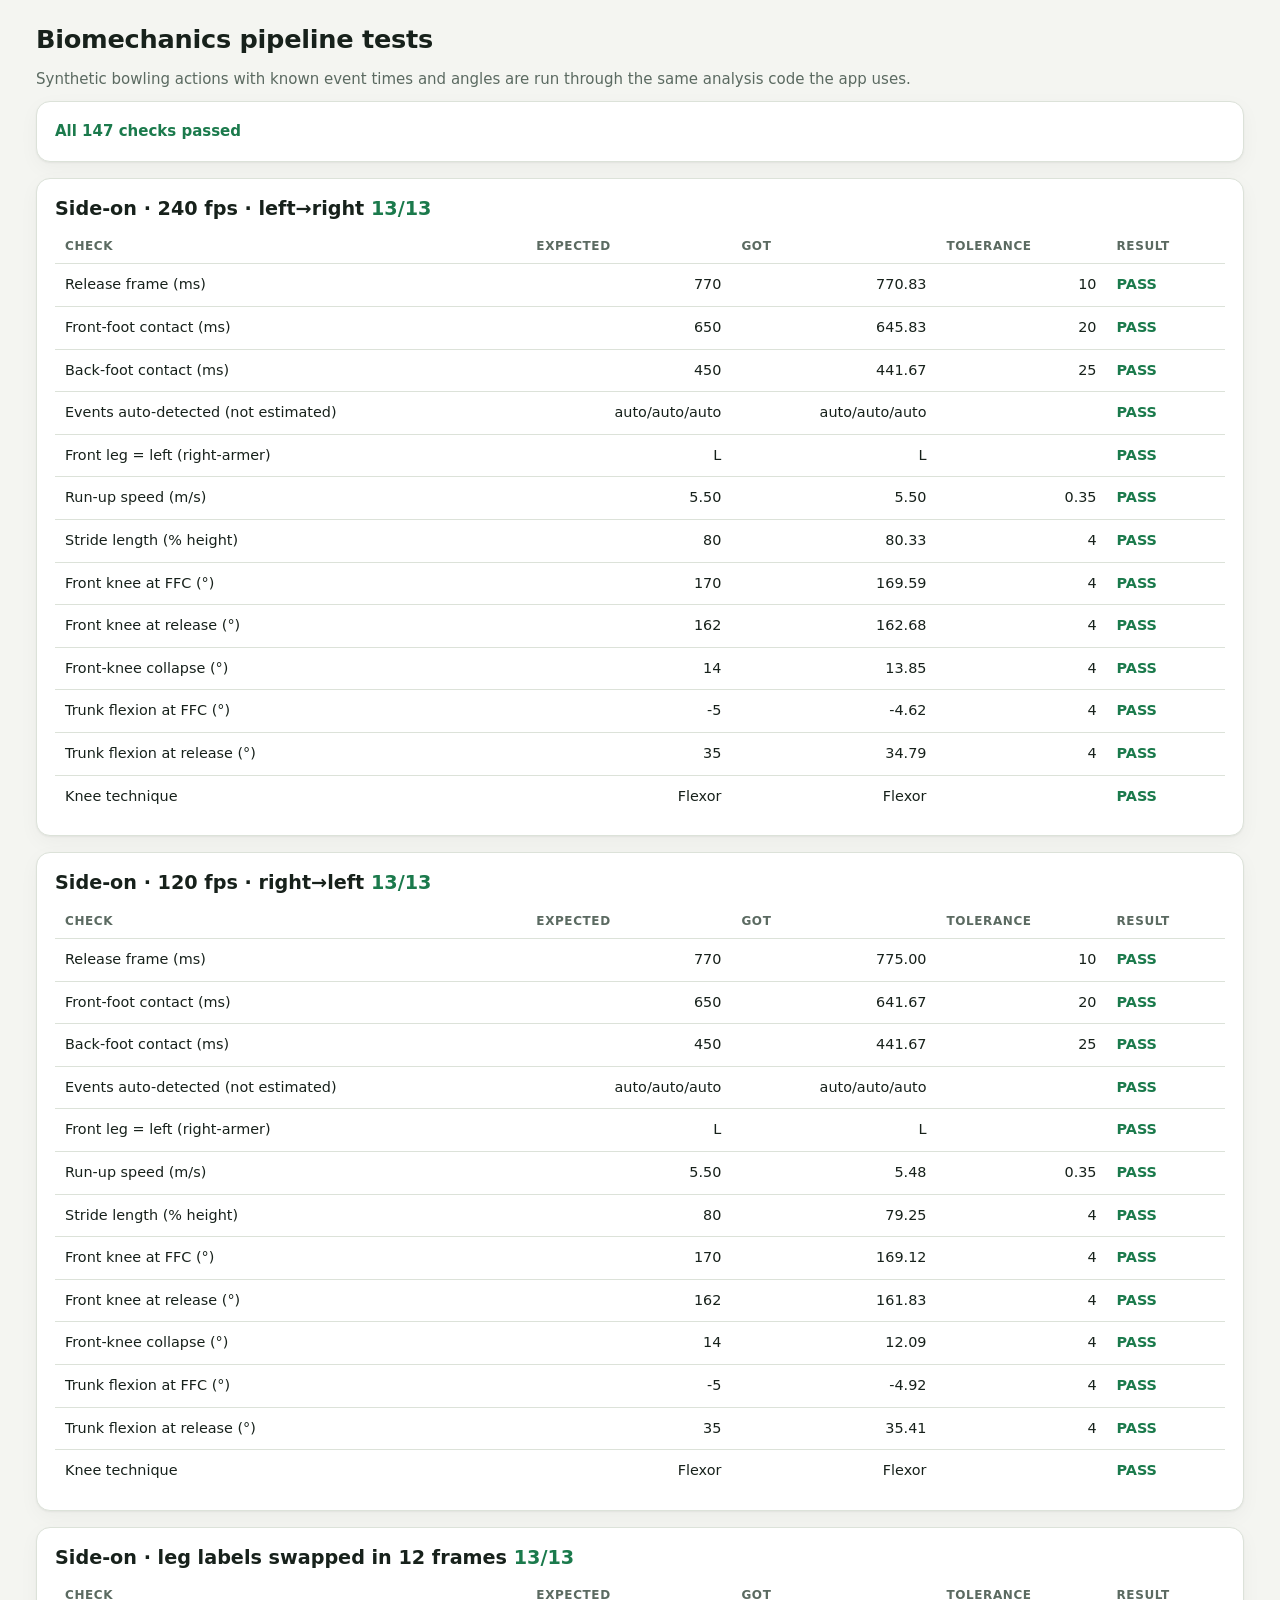
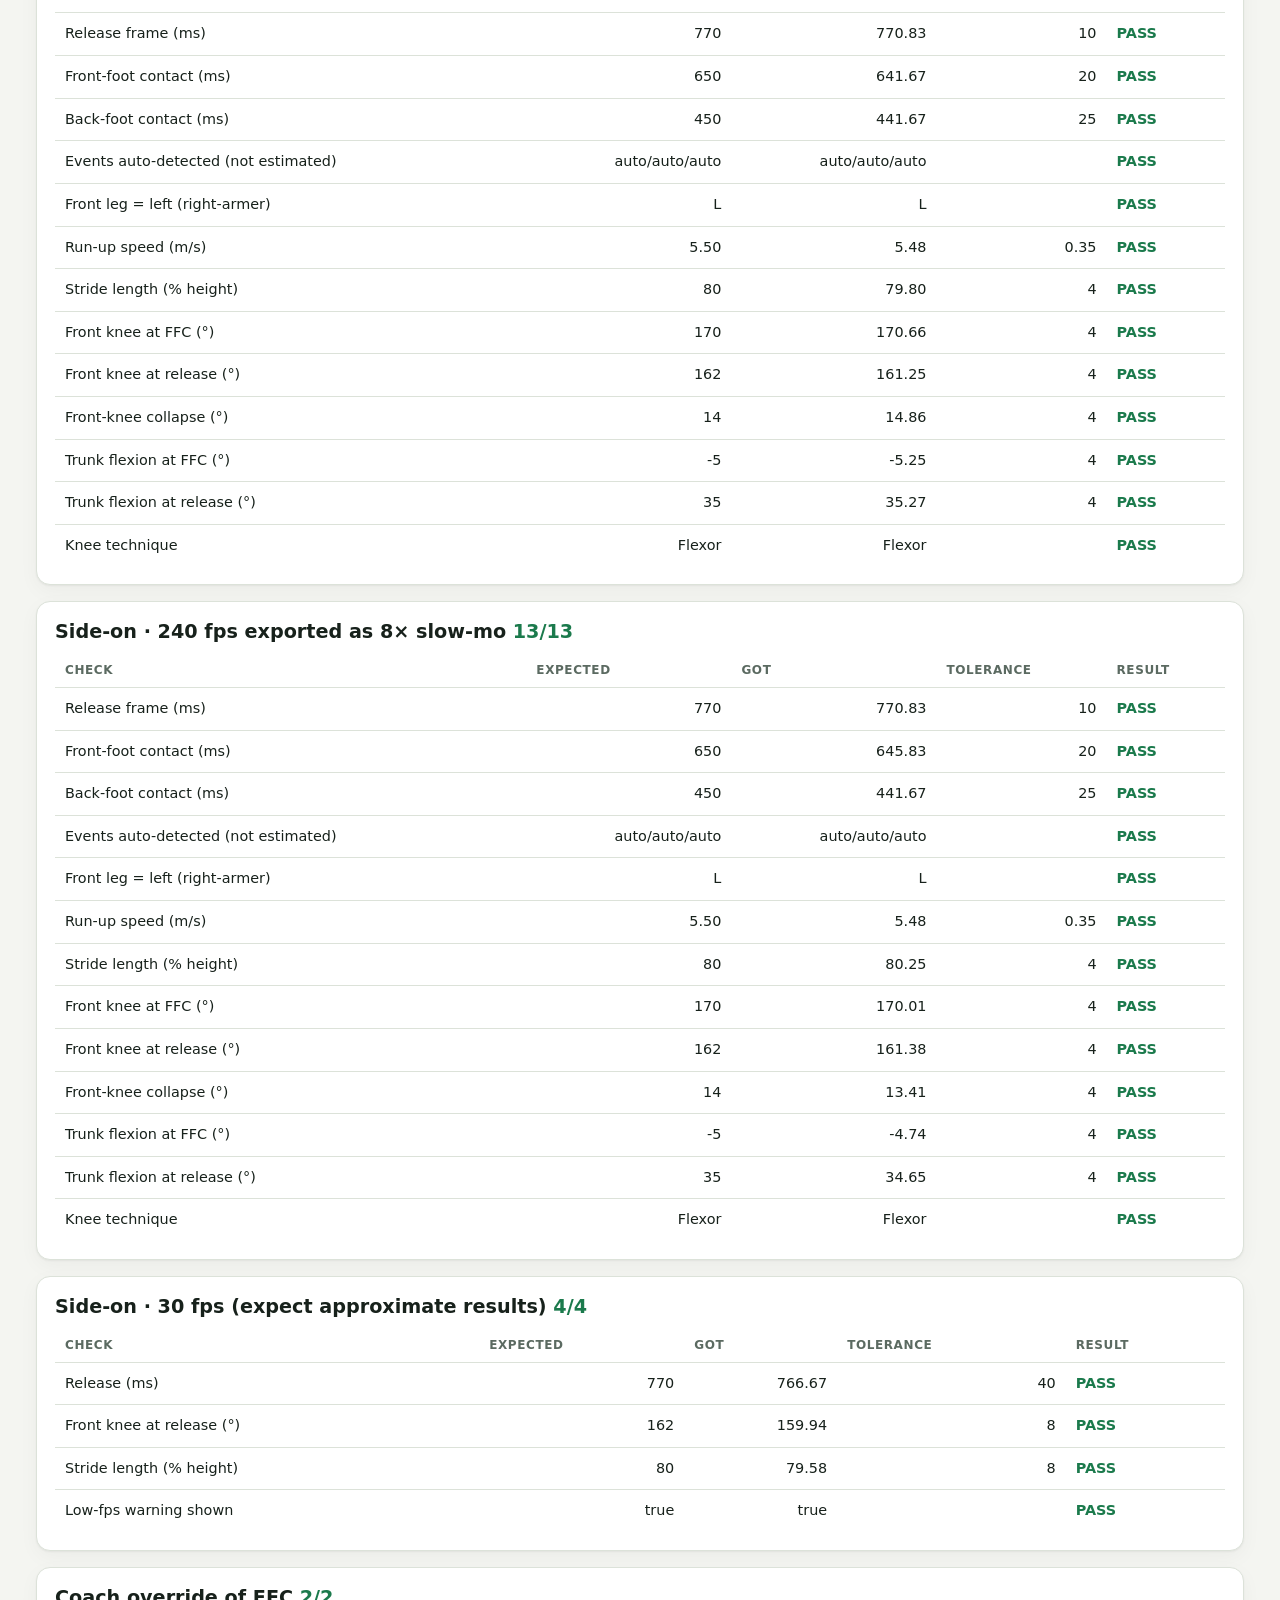
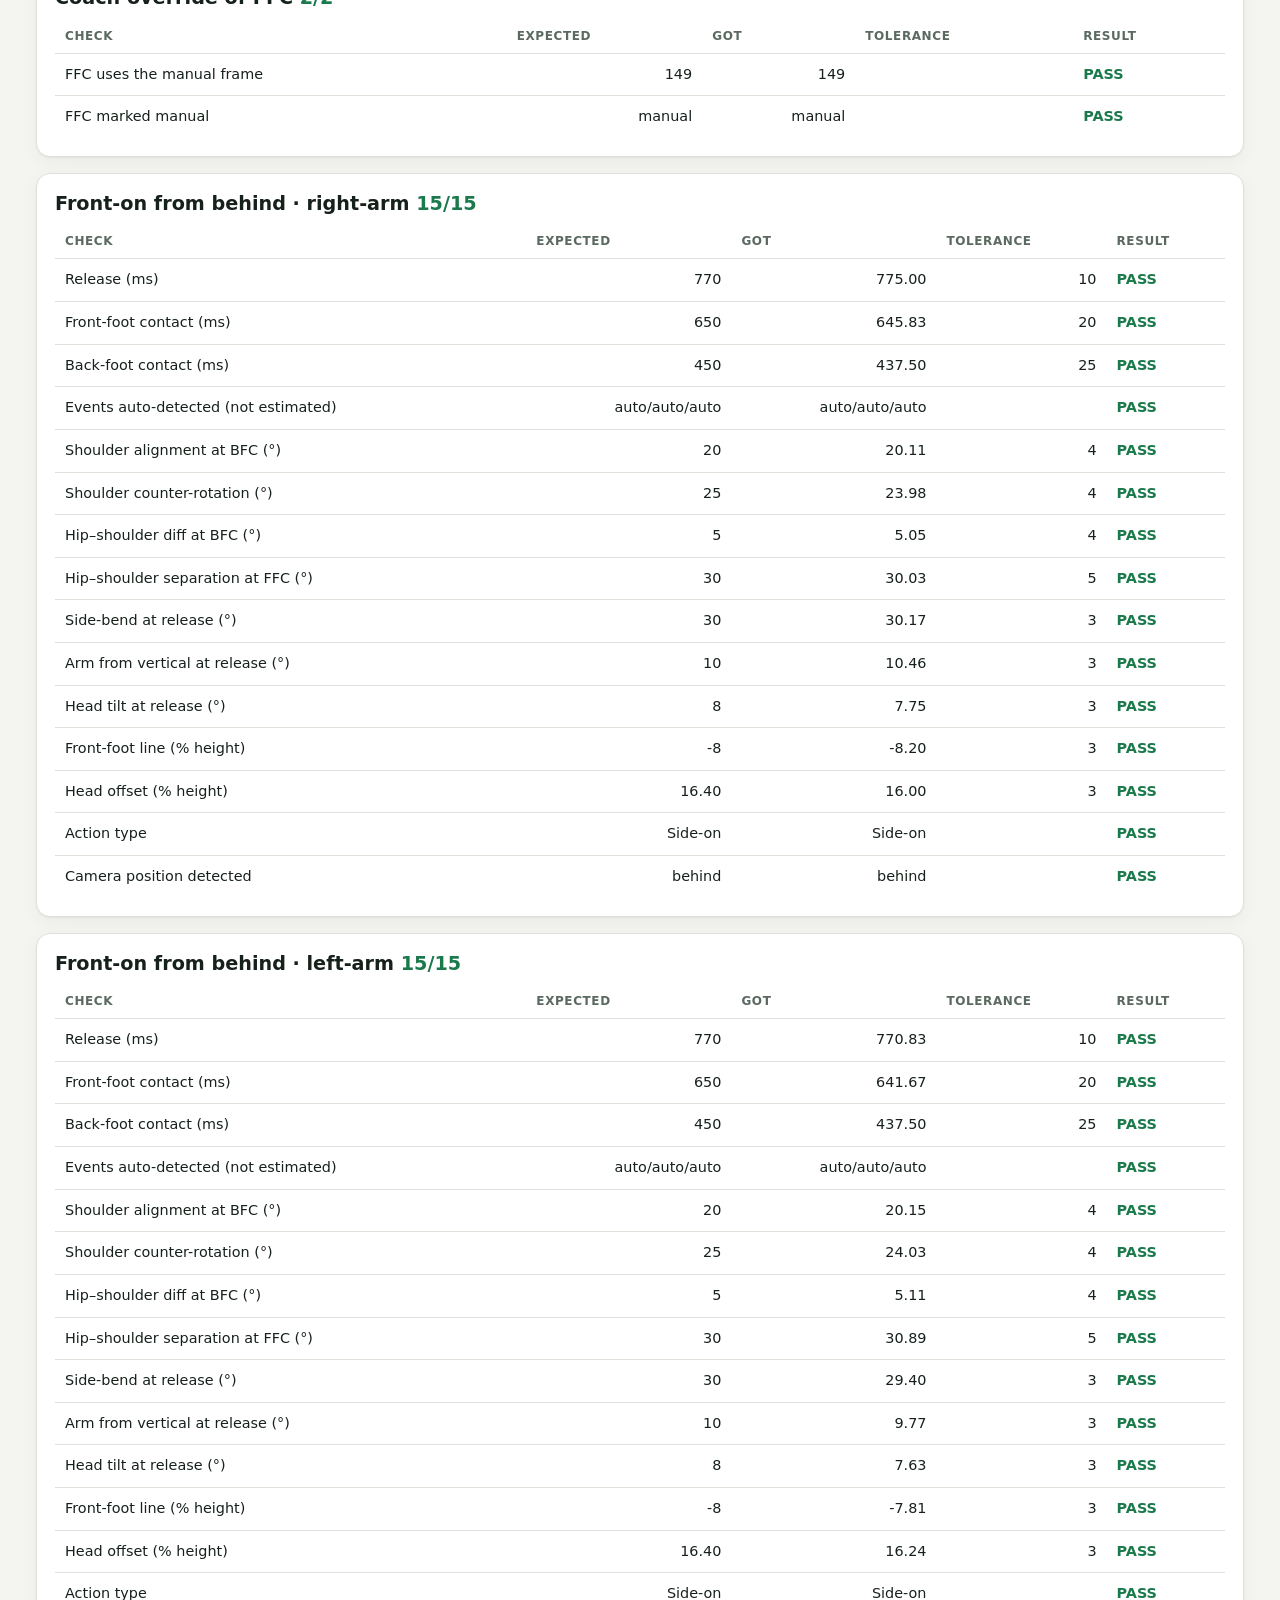
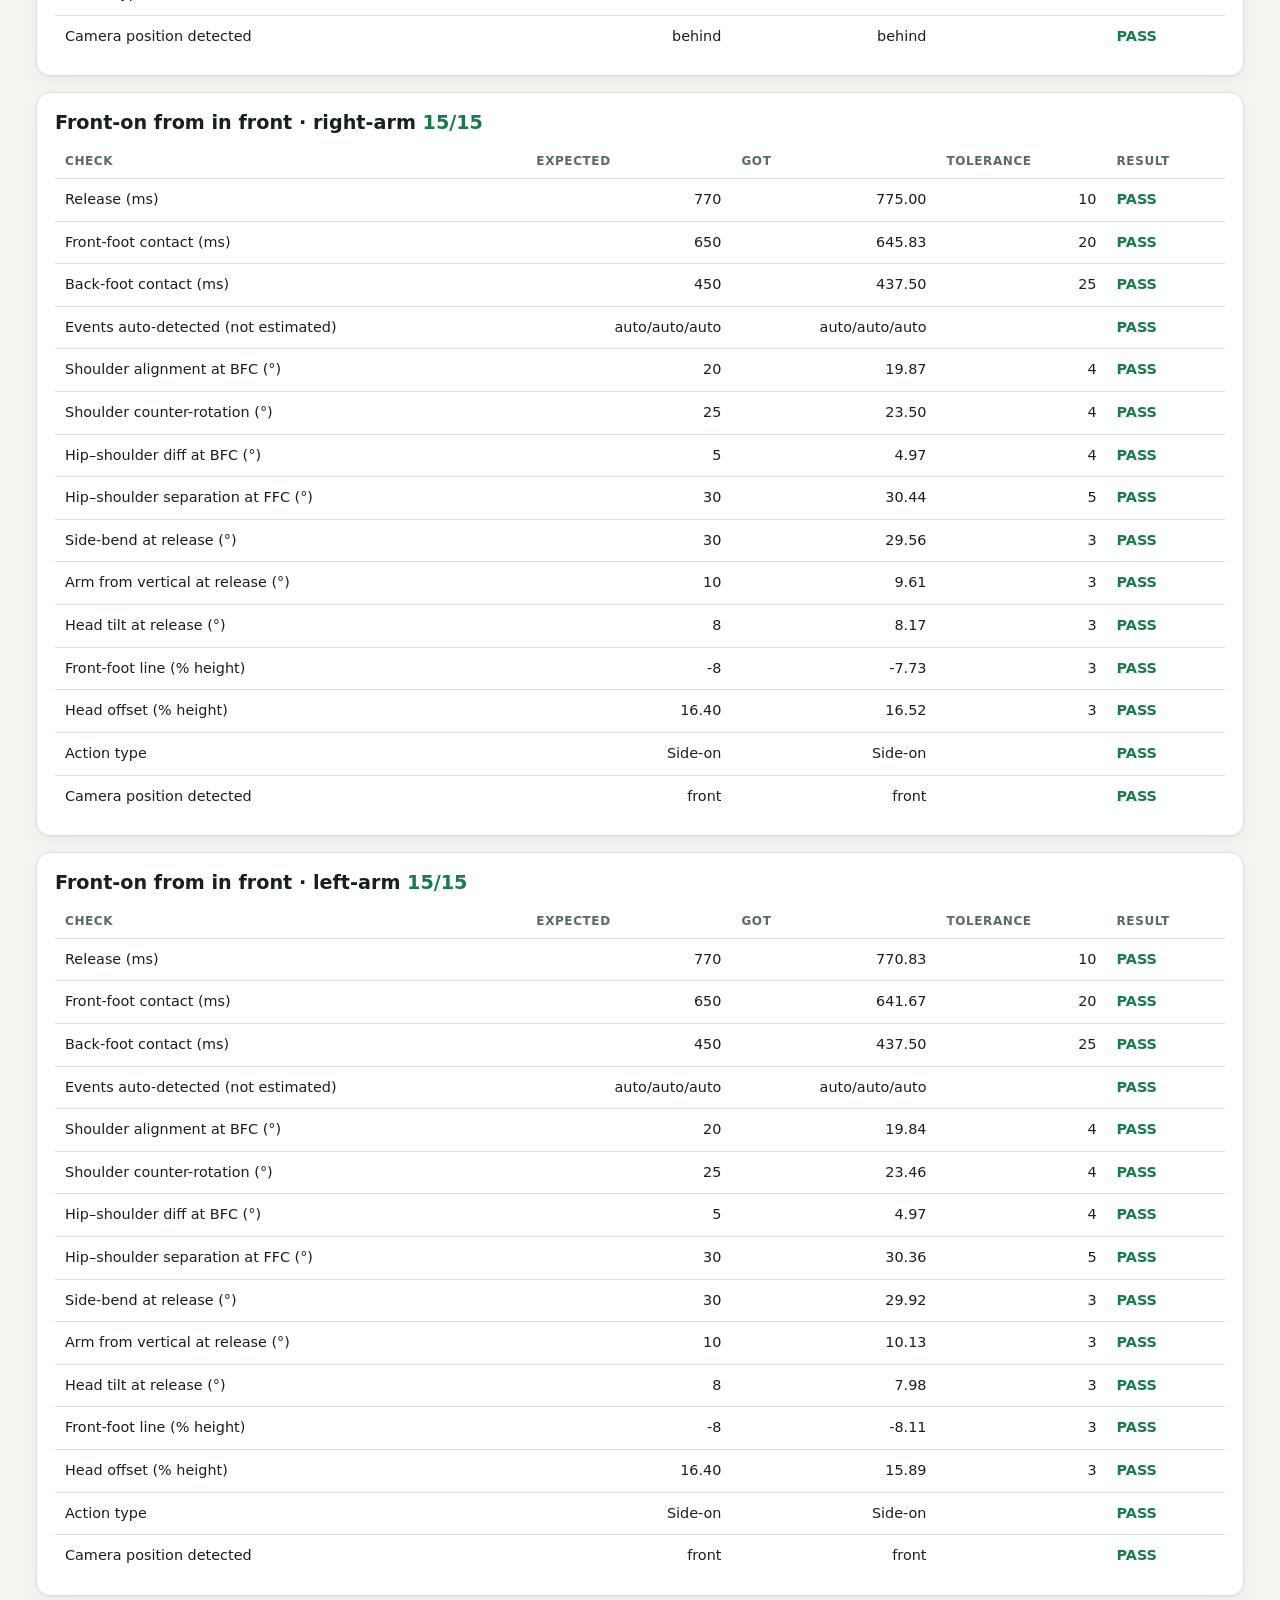
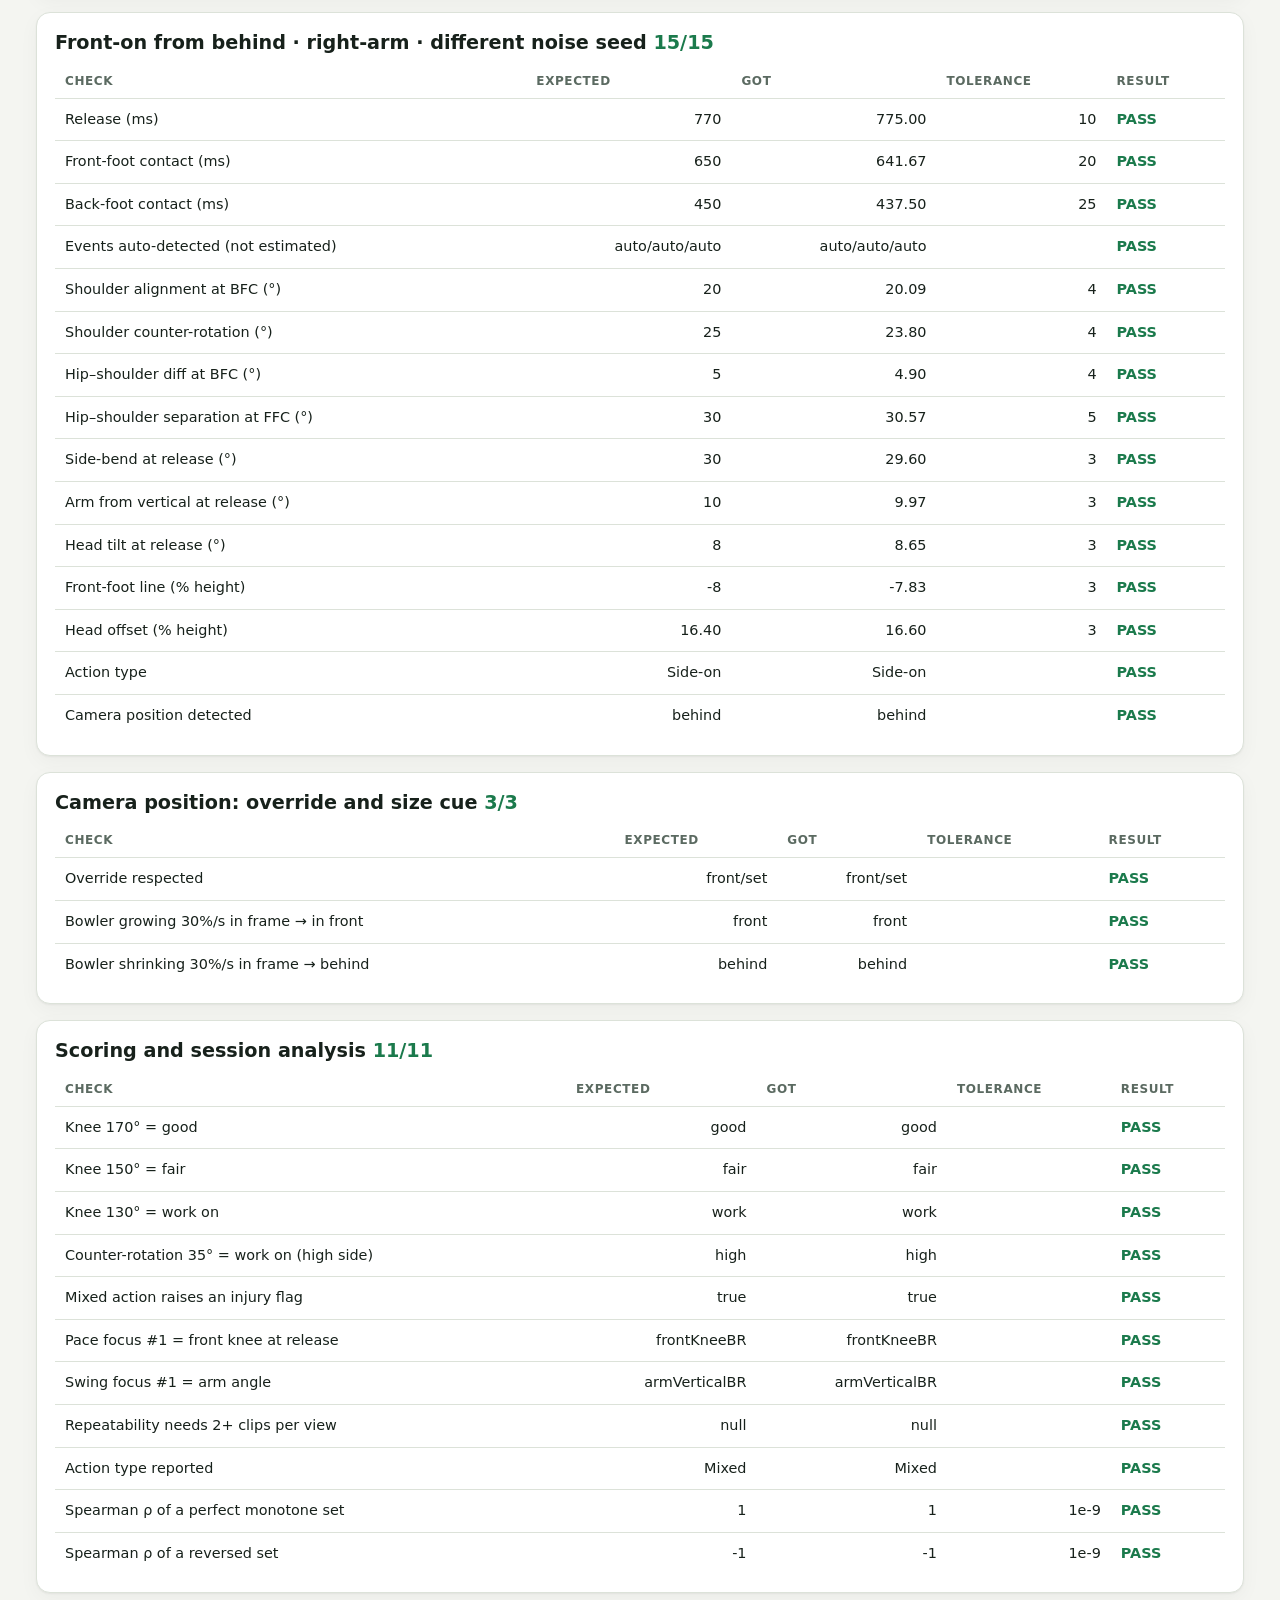
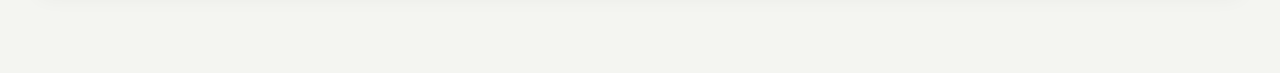
<file: tests/index.html>
<!doctype html>
<html lang="en">
<head>
  <meta charset="utf-8">
  <meta name="viewport" content="width=device-width, initial-scale=1">
  <title>Biomechanics Tests</title>
  <link rel="stylesheet" href="../css/styles.css">
  <style>
    .pass { color: var(--good); font-weight: 700; }
    .fail { color: var(--work); font-weight: 700; }
  </style>
</head>
<body>
  <main class="container">
    <h1>Biomechanics pipeline tests</h1>
    <p class="muted">Synthetic bowling actions with known event times and angles are run through the same analysis code the app uses.</p>
    <div id="summary" class="card" style="margin-bottom:16px">Running…</div>
    <div id="out" class="stack"></div>
  </main>
  <script type="module" src="run.js"></script>
</body>
</html>
</file>
<file: css/styles.css>
/* Delivery Lab — styles */
:root {
  --bg: #f4f5f1;
  --surface: #ffffff;
  --surface-2: #eef1ea;
  --text: #17211b;
  --muted: #5b6a61;
  --border: #dce2d9;
  --accent: #1b7a4c;
  --accent-strong: #135c39;
  --accent-ink: #ffffff;
  --accent-soft: #e2f1e8;
  --good: #1b7a4c;
  --good-soft: #e2f1e8;
  --fair: #9a630c;
  --fair-soft: #fbf0dc;
  --work: #b3362b;
  --work-soft: #fae6e3;
  --info: #2f5fb3;
  --info-soft: #e5edfa;
  --ev-bfc: #5b7cfa;
  --ev-ffc: #14a89a;
  --ev-br: #f07b2b;
  --mocap-bg: #0d1311;
  --radius: 14px;
  --radius-sm: 9px;
  --shadow: 0 1px 2px rgb(0 0 0 / 0.05), 0 6px 20px rgb(0 0 0 / 0.04);
  --font: ui-sans-serif, system-ui, -apple-system, "Segoe UI", Roboto, sans-serif;
  --mono: ui-monospace, "SF Mono", Menlo, monospace;
  color-scheme: light;
}

@media (prefers-color-scheme: dark) {
  :root:not([data-theme="light"]) {
    --bg: #0e1210;
    --surface: #161b18;
    --surface-2: #1d241f;
    --text: #e6ebe7;
    --muted: #98a69d;
    --border: #2a332d;
    --accent: #43b57d;
    --accent-strong: #63cb95;
    --accent-ink: #05130b;
    --accent-soft: #173123;
    --good: #4cc085;
    --good-soft: #163222;
    --fair: #e2a643;
    --fair-soft: #32270e;
    --work: #ef6d60;
    --work-soft: #3a1b18;
    --info: #7da7f0;
    --info-soft: #17233a;
    --shadow: none;
    color-scheme: dark;
  }
}

* { box-sizing: border-box; }
html, body { margin: 0; }
body {
  font-family: var(--font);
  background: var(--bg);
  color: var(--text);
  line-height: 1.5;
  font-size: 15px;
  -webkit-font-smoothing: antialiased;
}
a { color: var(--accent); }
h1, h2, h3, h4 { line-height: 1.2; margin: 0 0 0.5em; }
h1 { font-size: 1.6rem; letter-spacing: -0.01em; }
h2 { font-size: 1.2rem; }
h3 { font-size: 1.02rem; }
p { margin: 0 0 0.75em; }
small, .muted { color: var(--muted); }
.mono { font-family: var(--mono); }
hr { border: 0; border-top: 1px solid var(--border); margin: 1.25rem 0; }

/* ---------- Top bar ---------- */
.topbar {
  position: sticky; top: 0; z-index: 20;
  background: color-mix(in srgb, var(--surface) 92%, transparent);
  backdrop-filter: blur(8px);
  border-bottom: 1px solid var(--border);
}
.topbar-inner {
  max-width: 1240px; margin: 0 auto; padding: 0 16px;
  display: flex; align-items: center; gap: 24px; min-height: 58px; flex-wrap: wrap;
}
.brand { display: flex; align-items: center; gap: 10px; font-weight: 700; font-size: 1.08rem; color: var(--text); text-decoration: none; }
.brand-ball {
  width: 20px; height: 20px; border-radius: 50%;
  background: radial-gradient(circle at 35% 30%, #e0574c, #a3241b 70%);
  box-shadow: inset 0 0 0 1px rgb(0 0 0 / 0.15);
  position: relative;
}
.brand-ball::after { content: ""; position: absolute; inset: 2px 8.5px; border-left: 1.5px dashed rgb(255 255 255 / 0.75); border-right: 1.5px dashed rgb(255 255 255 / 0.75); }
.nav { display: flex; gap: 4px; flex-wrap: wrap; }
.nav a { color: var(--muted); text-decoration: none; padding: 7px 11px; border-radius: 8px; font-weight: 500; font-size: 0.93rem; }
.nav a:hover { background: var(--surface-2); color: var(--text); }
.nav a.active { background: var(--accent-soft); color: var(--accent-strong); }

@media (max-width: 640px) {
  .topbar-inner { gap: 4px 12px; padding-top: 8px; }
  .nav { flex-wrap: nowrap; overflow-x: auto; width: 100%; padding-bottom: 6px; scrollbar-width: none; }
  .nav a { white-space: nowrap; }
}

.container { max-width: 1240px; margin: 0 auto; padding: 24px 16px 80px; outline: none; }

/* ---------- Layout ---------- */
.page-head { display: flex; align-items: flex-end; justify-content: space-between; gap: 16px; flex-wrap: wrap; margin-bottom: 20px; }
.page-head h1 { margin: 0; }
.page-head .sub { color: var(--muted); margin-top: 4px; }
.crumbs { font-size: 0.85rem; color: var(--muted); margin-bottom: 6px; }
.crumbs a { color: var(--muted); text-decoration: none; }
.crumbs a:hover { color: var(--accent); }
.row { display: flex; gap: 10px; align-items: center; flex-wrap: wrap; }
.spacer { flex: 1; }
.grid { display: grid; gap: 16px; }
.grid-2 { grid-template-columns: repeat(2, minmax(0, 1fr)); }
.grid-3 { grid-template-columns: repeat(3, minmax(0, 1fr)); }
.grid-4 { grid-template-columns: repeat(4, minmax(0, 1fr)); }
@media (max-width: 900px) { .grid-3, .grid-4 { grid-template-columns: repeat(2, minmax(0, 1fr)); } }
@media (max-width: 640px) { .grid-2, .grid-3, .grid-4 { grid-template-columns: 1fr; } }
.stack > * + * { margin-top: 16px; }

.card {
  background: var(--surface); border: 1px solid var(--border);
  border-radius: var(--radius); padding: 18px; box-shadow: var(--shadow);
  min-width: 0;
}
.card-head { display: flex; align-items: center; gap: 10px; justify-content: space-between; margin-bottom: 12px; flex-wrap: wrap; }
.card-head h2, .card-head h3 { margin: 0; }
.card.flat { box-shadow: none; }
.card.tight { padding: 14px; }
.section-title { font-size: 0.78rem; text-transform: uppercase; letter-spacing: 0.06em; color: var(--muted); font-weight: 600; margin: 0 0 8px; }

.stat { display: flex; flex-direction: column; gap: 2px; }
.stat .value { font-size: 1.7rem; font-weight: 700; letter-spacing: -0.02em; font-variant-numeric: tabular-nums; }
.stat .label { color: var(--muted); font-size: 0.85rem; }

/* ---------- Buttons & inputs ---------- */
.btn {
  display: inline-flex; align-items: center; justify-content: center; gap: 6px;
  font: inherit; font-weight: 600; font-size: 0.92rem;
  padding: 8px 14px; border-radius: 9px; border: 1px solid var(--border);
  background: var(--surface); color: var(--text); cursor: pointer; text-decoration: none;
  white-space: nowrap; min-height: 38px;
}
.btn:hover { background: var(--surface-2); }
.btn:disabled { opacity: 0.55; cursor: not-allowed; }
.btn-primary { background: var(--accent); border-color: var(--accent); color: var(--accent-ink); }
.btn-primary:hover { background: var(--accent-strong); border-color: var(--accent-strong); }
.btn-danger { background: var(--work); border-color: var(--work); color: #fff; }
.btn-danger:hover { filter: brightness(0.93); background: var(--work); }
.btn-ghost { background: transparent; border-color: transparent; }
.btn-ghost:hover { background: var(--surface-2); }
.btn-sm { padding: 4px 10px; min-height: 30px; font-size: 0.84rem; border-radius: 7px; }
.btn-icon { padding: 6px 10px; }

label.field { display: flex; flex-direction: column; gap: 5px; font-size: 0.87rem; font-weight: 600; color: var(--text); }
label.field .hint { font-weight: 400; color: var(--muted); font-size: 0.8rem; }
input[type="text"], input[type="number"], input[type="date"], input[type="search"], select, textarea {
  font: inherit; font-size: 0.93rem; color: var(--text);
  background: var(--surface); border: 1px solid var(--border); border-radius: 8px;
  padding: 8px 10px; min-height: 38px; width: 100%;
}
textarea { min-height: 70px; resize: vertical; }
input:focus-visible, select:focus-visible, textarea:focus-visible, .btn:focus-visible, a:focus-visible { outline: 2px solid var(--accent); outline-offset: 2px; }
.form-grid { display: grid; grid-template-columns: repeat(2, minmax(0, 1fr)); gap: 14px; }
.form-grid .full { grid-column: 1 / -1; }
@media (max-width: 560px) { .form-grid { grid-template-columns: 1fr; } }

.seg { display: inline-flex; background: var(--surface-2); border-radius: 10px; padding: 3px; gap: 2px; flex-wrap: wrap; }
.seg button { font: inherit; font-size: 0.88rem; font-weight: 600; border: 0; background: transparent; color: var(--muted); padding: 6px 12px; border-radius: 8px; cursor: pointer; }
.seg button.active { background: var(--surface); color: var(--text); box-shadow: 0 1px 2px rgb(0 0 0 / 0.12); }

/* ---------- Chips & status ---------- */
.chip { display: inline-flex; align-items: center; gap: 5px; font-size: 0.78rem; font-weight: 600; padding: 2px 9px; border-radius: 999px; background: var(--surface-2); color: var(--muted); white-space: nowrap; }
.chip.good { background: var(--good-soft); color: var(--good); }
.chip.fair { background: var(--fair-soft); color: var(--fair); }
.chip.work { background: var(--work-soft); color: var(--work); }
.chip.info { background: var(--info-soft); color: var(--info); }
.chip.accent { background: var(--accent-soft); color: var(--accent-strong); }
.dot { width: 8px; height: 8px; border-radius: 50%; display: inline-block; background: currentColor; }

/* ---------- Tables ---------- */
.table-wrap { overflow-x: auto; }
table.table { width: 100%; border-collapse: collapse; font-size: 0.9rem; }
.table th { text-align: left; font-size: 0.75rem; text-transform: uppercase; letter-spacing: 0.05em; color: var(--muted); font-weight: 600; padding: 8px 10px; border-bottom: 1px solid var(--border); white-space: nowrap; }
.table td { padding: 10px; border-bottom: 1px solid var(--border); vertical-align: top; }
.table tr:last-child td { border-bottom: 0; }
.table tr.clickable { cursor: pointer; }
.table tr.clickable:hover td { background: var(--surface-2); }
.num { text-align: right; font-variant-numeric: tabular-nums; white-space: nowrap; }

/* ---------- Empty states ---------- */
.empty { text-align: center; padding: 40px 20px; color: var(--muted); }
.empty h2 { color: var(--text); }

/* ---------- Dialog ---------- */
dialog.dialog {
  border: 1px solid var(--border); border-radius: var(--radius); padding: 0;
  background: var(--surface); color: var(--text); width: min(560px, calc(100vw - 32px));
  box-shadow: 0 24px 60px rgb(0 0 0 / 0.25);
}
dialog.dialog::backdrop { background: rgb(10 15 12 / 0.45); }
.dialog-form { padding: 20px; }
.dialog-body { margin: 12px 0 18px; }
.dialog-actions { display: flex; justify-content: flex-end; gap: 8px; }

/* ---------- Toast ---------- */
.toast {
  position: fixed; left: 50%; bottom: 24px; transform: translateX(-50%);
  background: var(--text); color: var(--bg); padding: 10px 16px; border-radius: 10px;
  font-weight: 500; font-size: 0.9rem; z-index: 100; box-shadow: 0 8px 30px rgb(0 0 0 / 0.25);
  max-width: calc(100vw - 32px);
}

/* ---------- Goal picker ---------- */
.goal-picker { display: grid; grid-template-columns: repeat(3, minmax(0, 1fr)); gap: 12px; }
@media (max-width: 640px) { .goal-picker { grid-template-columns: 1fr; } }
.goal-option { position: relative; }
.goal-option input { position: absolute; opacity: 0; pointer-events: none; }
.goal-option label {
  display: block; padding: 14px; border: 1.5px solid var(--border); border-radius: 12px; cursor: pointer;
  background: var(--surface); height: 100%;
}
.goal-option label strong { display: block; font-size: 1rem; margin-bottom: 2px; }
.goal-option label span { color: var(--muted); font-size: 0.85rem; }
.goal-option input:checked + label { border-color: var(--accent); background: var(--accent-soft); }
.goal-option input:focus-visible + label { outline: 2px solid var(--accent); outline-offset: 2px; }

/* ---------- Upload ---------- */
.dropzone {
  border: 2px dashed var(--border); border-radius: var(--radius); padding: 28px 16px; text-align: center;
  background: var(--surface); color: var(--muted); cursor: pointer; transition: border-color .15s, background .15s;
}
.dropzone:hover, .dropzone.drag { border-color: var(--accent); background: var(--accent-soft); color: var(--text); }
.dropzone strong { color: var(--text); display: block; font-size: 1rem; margin-bottom: 4px; }
.clip-cards { display: grid; gap: 14px; }
.clip-card { display: grid; grid-template-columns: 260px minmax(0, 1fr); gap: 16px; align-items: start; }
@media (max-width: 760px) { .clip-card { grid-template-columns: 1fr; } }
.clip-card video { width: 100%; border-radius: 10px; background: #000; max-height: 220px; }
.clip-card .clip-fields { display: grid; grid-template-columns: repeat(3, minmax(0, 1fr)); gap: 10px; }
@media (max-width: 560px) { .clip-card .clip-fields { grid-template-columns: 1fr 1fr; } }
.clip-card .clip-fields .wide { grid-column: span 2; }
.trim-row { display: flex; gap: 6px; align-items: center; flex-wrap: wrap; font-size: 0.85rem; color: var(--muted); }

/* ---------- Progress ---------- */
.progress { height: 8px; background: var(--surface-2); border-radius: 999px; overflow: hidden; }
.progress > span { display: block; height: 100%; background: var(--accent); width: 0; transition: width .2s; }
.proc-list { display: grid; gap: 10px; }
.proc-item { display: grid; grid-template-columns: 150px minmax(0, 1fr) 70px; gap: 12px; align-items: center; font-size: 0.88rem; }
@media (max-width: 560px) { .proc-item { grid-template-columns: 1fr 60px; } .proc-item .progress { grid-column: 1 / -1; grid-row: 2; } }

/* ---------- Session: clip strip ---------- */
.clip-strip { display: flex; gap: 10px; overflow-x: auto; padding-bottom: 4px; }
.clip-tab {
  flex: 0 0 auto; display: flex; gap: 10px; align-items: center; padding: 6px 12px 6px 6px;
  border: 1.5px solid var(--border); border-radius: 12px; background: var(--surface); cursor: pointer; font: inherit; color: var(--text); text-align: left;
}
.clip-tab img, .clip-tab .thumb-ph { width: 64px; height: 40px; object-fit: cover; border-radius: 7px; background: var(--surface-2); display: block; }
.clip-tab.active { border-color: var(--accent); background: var(--accent-soft); }
.clip-tab .t1 { font-weight: 600; font-size: 0.86rem; display: block; }
.clip-tab .t2 { font-size: 0.78rem; color: var(--muted); }

/* ---------- Dual player ---------- */
.dual { display: grid; grid-template-columns: repeat(2, minmax(0, 1fr)); gap: 12px; }
@media (max-width: 760px) { .dual { grid-template-columns: 1fr; } }
.panel { border-radius: 12px; overflow: hidden; background: #000; position: relative; }
.panel-label {
  position: absolute; top: 8px; left: 8px; z-index: 3; font-size: 0.72rem; font-weight: 700; letter-spacing: 0.06em; text-transform: uppercase;
  background: rgb(0 0 0 / 0.55); color: #fff; padding: 3px 8px; border-radius: 6px; pointer-events: none;
}
.stage { position: relative; width: min(100%, calc(62vh * var(--arn, 1.7778))); aspect-ratio: var(--ar, 16 / 9); margin: 0 auto; }
.stage video, .stage canvas { position: absolute; inset: 0; width: 100%; height: 100%; display: block; }
.stage video { object-fit: contain; background: #000; }
.panel.mocap { background: var(--mocap-bg); }
.player-controls { display: flex; gap: 8px; align-items: center; flex-wrap: wrap; margin-top: 12px; }
.player-controls .time { font-family: var(--mono); font-size: 0.82rem; color: var(--muted); margin-left: auto; }
.timeline { position: relative; margin-top: 10px; padding-top: 18px; }
.timeline input[type="range"] { width: 100%; accent-color: var(--accent); margin: 0; }
.timeline .markers { position: absolute; left: 0; right: 0; top: 0; height: 18px; pointer-events: none; }
.timeline .marker {
  position: absolute; top: 0; transform: translateX(-50%); font-size: 0.66rem; font-weight: 700; color: #fff;
  padding: 1px 5px; border-radius: 4px; pointer-events: auto; cursor: pointer; white-space: nowrap;
}
.timeline .marker::after { content: ""; position: absolute; left: 50%; top: 100%; width: 2px; height: 10px; background: inherit; transform: translateX(-50%); }
.timeline .marker.bfc { background: var(--ev-bfc); }
.timeline .marker.ffc { background: var(--ev-ffc); }
.timeline .marker.br { background: var(--ev-br); }
.event-bar { display: grid; grid-template-columns: repeat(3, minmax(0, 1fr)); gap: 10px; margin-top: 14px; }
@media (max-width: 640px) { .event-bar { grid-template-columns: 1fr; } }
.event-chip { border: 1px solid var(--border); border-radius: 10px; padding: 8px 10px; display: flex; align-items: center; gap: 8px; flex-wrap: wrap; background: var(--surface); }
.event-chip .swatch { width: 10px; height: 10px; border-radius: 3px; flex: none; }
.event-chip .name { font-weight: 600; font-size: 0.86rem; }
.event-chip .meta { font-size: 0.76rem; color: var(--muted); }
.event-chip .actions { margin-left: auto; display: flex; gap: 4px; }

/* ---------- Scores ---------- */
.scores { display: grid; grid-template-columns: repeat(3, minmax(0, 1fr)); gap: 12px; }
@media (max-width: 640px) { .scores { grid-template-columns: 1fr; } }
.score-card { border: 1.5px solid var(--border); border-radius: 12px; padding: 14px; display: flex; gap: 14px; align-items: center; background: var(--surface); }
.score-card.main { border-color: var(--accent); background: var(--accent-soft); }
.score-ring { width: 64px; height: 64px; flex: none; }
.score-ring .track { stroke: var(--surface-2); }
.score-card.main .score-ring .track { stroke: color-mix(in srgb, var(--accent) 18%, transparent); }
.score-ring .val { font-weight: 700; font-size: 17px; fill: var(--text); }
.score-card .goal-name { font-weight: 700; }
.score-card .goal-sub { font-size: 0.8rem; color: var(--muted); }

/* ---------- Focus & injury ---------- */
.injury-banner { border: 1.5px solid var(--work); background: var(--work-soft); border-radius: 12px; padding: 14px 16px; }
.injury-banner.caution { border-color: var(--fair); background: var(--fair-soft); }
.injury-banner h3 { display: flex; gap: 8px; align-items: center; }
.injury-banner ul { margin: 6px 0 0; padding-left: 18px; }
.focus-card { border: 1px solid var(--border); border-left: 4px solid var(--accent); border-radius: 12px; padding: 16px; background: var(--surface); }
.focus-card .rank { font-size: 0.75rem; font-weight: 700; color: var(--accent-strong); text-transform: uppercase; letter-spacing: 0.06em; }
.focus-card h3 { margin: 4px 0 6px; }
.focus-card .measure { font-size: 0.88rem; color: var(--muted); margin-bottom: 8px; }
.focus-cols { display: grid; grid-template-columns: repeat(2, minmax(0, 1fr)); gap: 16px; margin-top: 10px; }
@media (max-width: 640px) { .focus-cols { grid-template-columns: 1fr; } }
.cue-list, .drill-list { margin: 0; padding-left: 18px; }
.cue-list li, .drill-list li { margin-bottom: 6px; }
.drill-list { list-style: none; padding-left: 0; }
.drill-list li details summary { cursor: pointer; font-weight: 600; }
.drill-list li details ol { margin: 6px 0; padding-left: 18px; font-size: 0.9rem; color: var(--muted); }

.range-bar { position: relative; height: 6px; background: var(--surface-2); border-radius: 999px; min-width: 110px; margin-top: 6px; }
.range-bar .fair { position: absolute; top: 0; bottom: 0; background: color-mix(in srgb, var(--fair) 30%, transparent); border-radius: 999px; }
.range-bar .good { position: absolute; top: 0; bottom: 0; background: color-mix(in srgb, var(--good) 45%, transparent); border-radius: 999px; }
.range-bar .pin { position: absolute; top: -4px; width: 3px; height: 14px; background: var(--text); border-radius: 2px; transform: translateX(-50%); }

.callout { border-radius: 12px; padding: 12px 14px; background: var(--info-soft); color: var(--text); font-size: 0.9rem; }
.callout.warn { background: var(--fair-soft); }
.callout ul { margin: 4px 0 0; padding-left: 18px; }

.kv { display: grid; grid-template-columns: auto 1fr; gap: 4px 14px; font-size: 0.9rem; }
.kv dt { color: var(--muted); }
.kv dd { margin: 0; font-weight: 600; }

/* ---------- Charts ---------- */
.chart { width: 100%; height: auto; display: block; overflow: visible; }
.chart .axis line, .chart .axis path { stroke: var(--border); }
.chart .grid line { stroke: var(--border); stroke-dasharray: 2 3; }
.chart text { fill: var(--muted); font-size: 11px; font-family: var(--font); }
.chart .lbl { fill: var(--text); font-weight: 600; }
.legend { display: flex; gap: 14px; flex-wrap: wrap; font-size: 0.82rem; color: var(--muted); }
.legend span { display: inline-flex; align-items: center; gap: 6px; }
.legend i { width: 12px; height: 3px; border-radius: 2px; display: inline-block; }

.tabs { display: flex; gap: 4px; border-bottom: 1px solid var(--border); margin-bottom: 16px; flex-wrap: wrap; }
.tabs button { font: inherit; font-weight: 600; font-size: 0.92rem; background: none; border: 0; padding: 10px 12px; color: var(--muted); cursor: pointer; border-bottom: 2px solid transparent; margin-bottom: -1px; }
.tabs button.active { color: var(--text); border-bottom-color: var(--accent); }

.player-row-name { font-weight: 600; }
.list-plain { list-style: none; margin: 0; padding: 0; }
.list-plain li { padding: 10px 0; border-bottom: 1px solid var(--border); }
.list-plain li:last-child { border-bottom: 0; }
.link-row { display: flex; align-items: center; gap: 10px; text-decoration: none; color: inherit; }
.link-row:hover .player-row-name { color: var(--accent); }
.guide-figure { background: var(--surface-2); border-radius: 12px; padding: 12px; }
.guide-figure svg { width: 100%; height: auto; display: block; }
</file>
